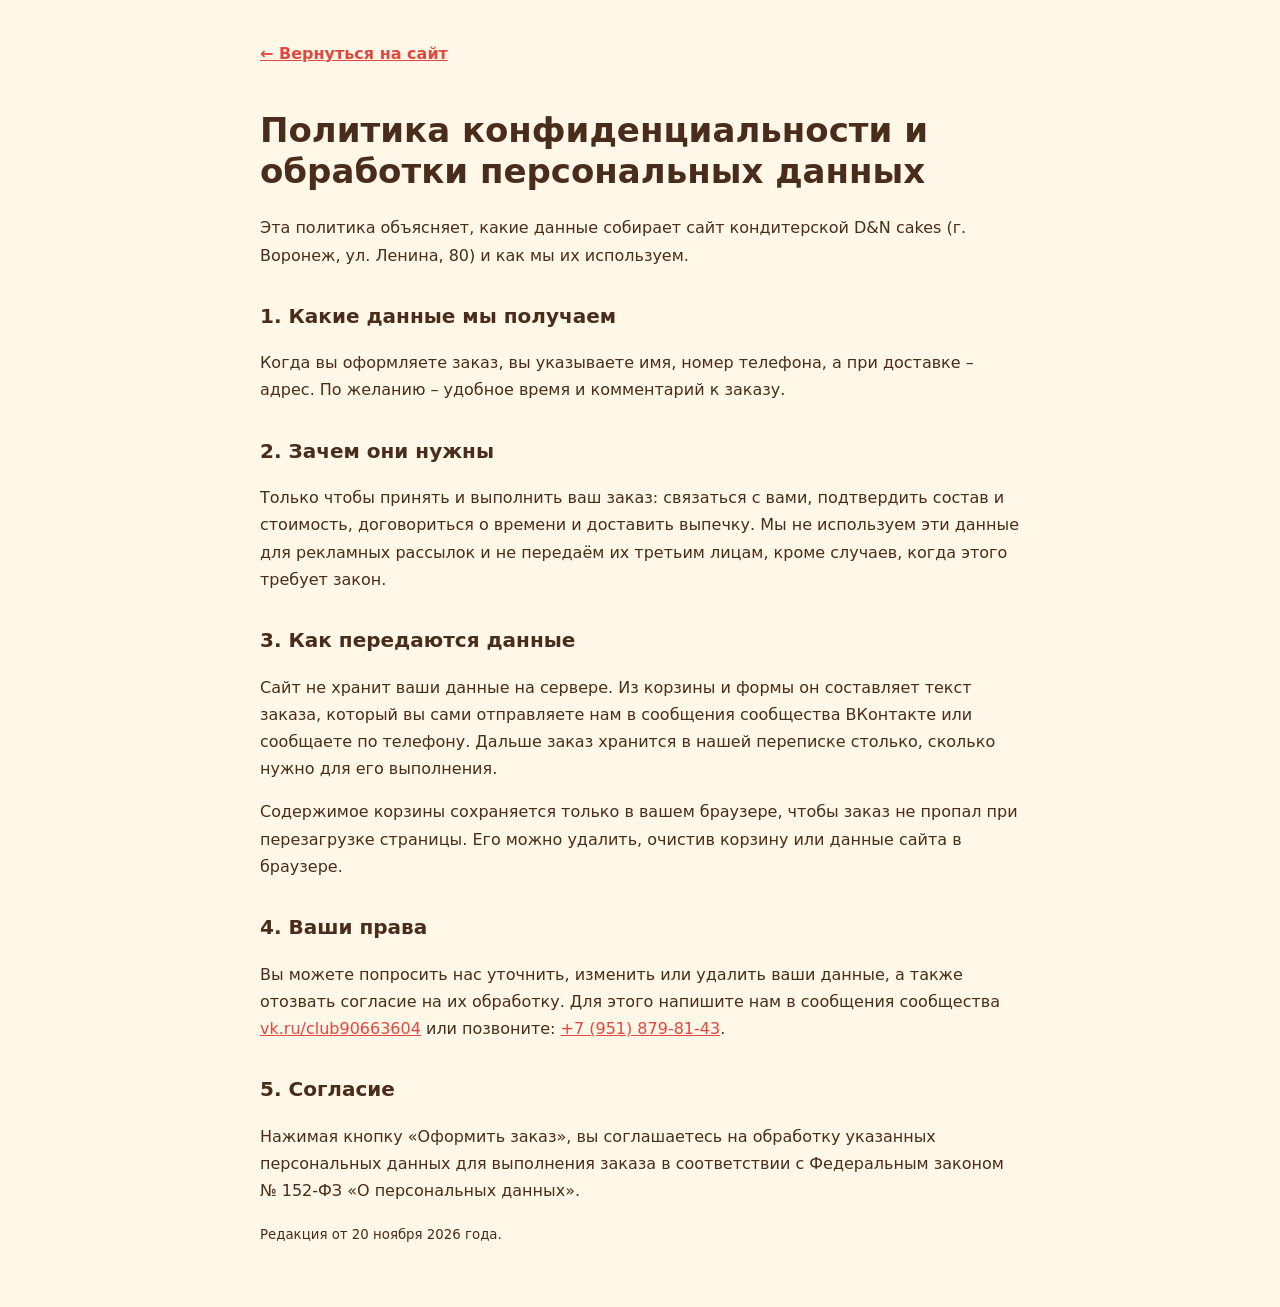
<file: policy.html>
<!doctype html>
<html lang="ru">
<head>
<meta charset="utf-8">
<meta name="viewport" content="width=device-width, initial-scale=1">
<title>Политика конфиденциальности – D&amp;N cakes</title>
<meta name="robots" content="noindex">
<link rel="icon" href="img/logo-photo.jpg">
<style>
  body { margin: 0; background: #fff7e8; color: #4a2c1d; font: 16px/1.7 system-ui, sans-serif; }
  main { width: min(760px, 100% - 32px); margin: 40px auto 60px; }
  h1 { font-size: clamp(24px, 4vw, 34px); line-height: 1.2; }
  h2 { font-size: 20px; margin-top: 30px; }
  a { color: #e2483d; }
  .back { display: inline-block; margin-bottom: 20px; font-weight: 700; }
</style>
</head>
<body>
<main>
  <a class="back" href="index.html">← Вернуться на сайт</a>
  <h1>Политика конфиденциальности и обработки персональных данных</h1>
  <p>Эта политика объясняет, какие данные собирает сайт кондитерской D&amp;N cakes (г. Воронеж, ул. Ленина, 80) и как мы их используем.</p>

  <h2>1. Какие данные мы получаем</h2>
  <p>Когда вы оформляете заказ, вы указываете имя, номер телефона, а при доставке – адрес. По желанию – удобное время и комментарий к заказу.</p>

  <h2>2. Зачем они нужны</h2>
  <p>Только чтобы принять и выполнить ваш заказ: связаться с вами, подтвердить состав и стоимость, договориться о времени и доставить выпечку. Мы не используем эти данные для рекламных рассылок и не передаём их третьим лицам, кроме случаев, когда этого требует закон.</p>

  <h2>3. Как передаются данные</h2>
  <p>Сайт не хранит ваши данные на сервере. Из корзины и формы он составляет текст заказа, который вы сами отправляете нам в сообщения сообщества ВКонтакте или сообщаете по телефону. Дальше заказ хранится в нашей переписке столько, сколько нужно для его выполнения.</p>
  <p>Содержимое корзины сохраняется только в вашем браузере, чтобы заказ не пропал при перезагрузке страницы. Его можно удалить, очистив корзину или данные сайта в браузере.</p>

  <h2>4. Ваши права</h2>
  <p>Вы можете попросить нас уточнить, изменить или удалить ваши данные, а также отозвать согласие на их обработку. Для этого напишите нам в сообщения сообщества <a href="https://vk.ru/club90663604">vk.ru/club90663604</a> или позвоните: <a href="tel:+79518798143">+7 (951) 879-81-43</a>.</p>

  <h2>5. Согласие</h2>
  <p>Нажимая кнопку «Оформить заказ», вы соглашаетесь на обработку указанных персональных данных для выполнения заказа в соответствии с Федеральным законом № 152-ФЗ «О персональных данных».</p>

  <p><small>Редакция от 20 ноября 2026 года.</small></p>
</main>
</body>
</html>
</file>
